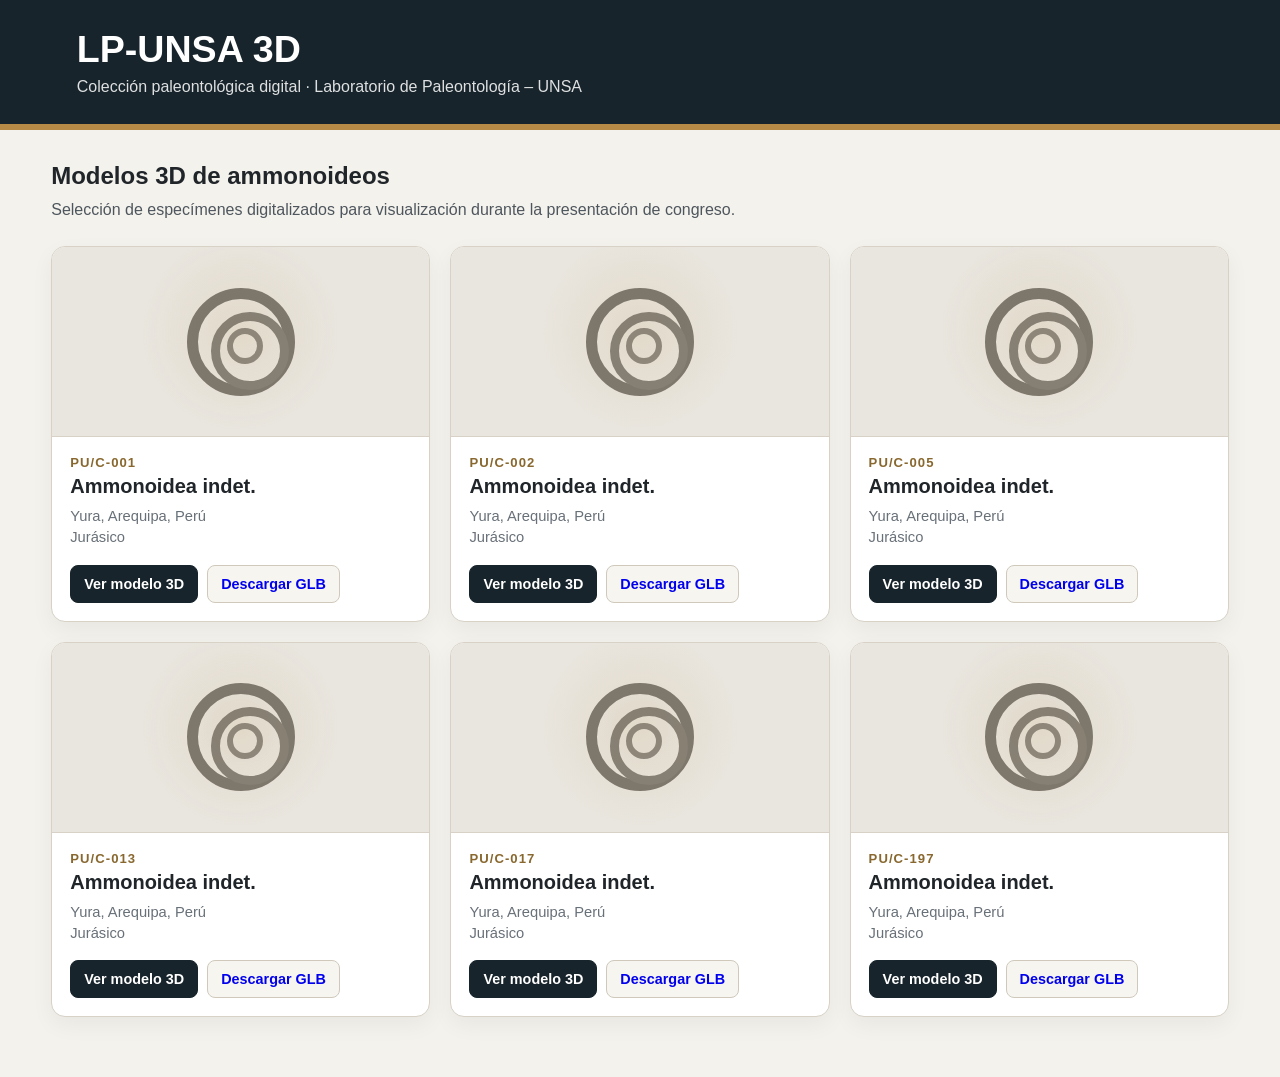
<file: index.html>
<!doctype html><html lang="es"><head><meta charset="utf-8"><meta name="viewport" content="width=device-width,initial-scale=1"><title>LP-UNSA 3D</title><link rel="stylesheet" href="styles.css"></head><body>
<header class="cabecera"><h1 class="marca">LP-UNSA 3D</h1><p class="sub">Colección paleontológica digital · Laboratorio de Paleontología – UNSA</p></header>
<main><section class="intro"><h2>Modelos 3D de ammonoideos</h2><p>Selección de especímenes digitalizados para visualización durante la presentación de congreso.</p></section><section id="galeria" class="grid"></section></main>
<script type="module">import{catalogo}from'./catalogo.js';const g=document.getElementById('galeria');catalogo.forEach(i=>{const a=document.createElement('article');a.className='card';a.innerHTML=`<div class="card-visual"><div class="ammonite-icon"></div></div><div class="card-body"><p class="codigo">${i.codigo}</p><h3>${i.identificacion}</h3><p class="meta">${i.localidad}<br>${i.edad}</p><div class="acciones"><a class="btn primary" href="visor.html?id=${encodeURIComponent(i.id)}">Ver modelo 3D</a>${i.descarga?`<a class="btn" href="${i.modelo}" download>Descargar GLB</a>`:''}</div></div>`;g.appendChild(a)});</script>
</body></html>
</file>
<file: styles.css>
:root{--bg:#f4f2ed;--paper:#fff;--ink:#20252a;--muted:#687078;--line:#d7d1c6;--accent:#b78a45;--dark:#17242b;--viewer:#e9e6df}
*{box-sizing:border-box}body{margin:0;font-family:Arial,Helvetica,sans-serif;background:var(--bg);color:var(--ink)}
.cabecera{padding:28px 6vw;background:var(--dark);color:#fff;border-bottom:6px solid var(--accent)}
.marca{margin:0;font-size:2.35rem}.sub{margin:7px 0 0;opacity:.86}
main{width:min(1180px,92vw);margin:32px auto 60px}.intro{margin-bottom:24px}.intro h2{margin:0 0 8px}.intro p{margin:0;color:#4e565d;line-height:1.5}
.grid{display:grid;grid-template-columns:repeat(3,minmax(0,1fr));gap:20px}
.card{background:var(--paper);border:1px solid var(--line);border-radius:14px;overflow:hidden;box-shadow:0 8px 22px rgba(0,0,0,.05)}
.card-visual{min-height:190px;display:grid;place-items:center;background:radial-gradient(circle at 50% 45%,rgba(183,138,69,.14),transparent 46%),var(--viewer);border-bottom:1px solid var(--line)}
.ammonite-icon{width:108px;height:108px;border-radius:50%;border:11px solid #6d665b;position:relative;opacity:.86}
.ammonite-icon:before{content:"";position:absolute;width:60px;height:60px;border-radius:50%;border:9px solid #777064;top:13px;left:13px}
.ammonite-icon:after{content:"";position:absolute;width:24px;height:24px;border-radius:50%;border:6px solid #81796c;top:29px;left:29px}
.card-body{padding:18px}.codigo{font-size:.82rem;font-weight:700;letter-spacing:.08em;color:#89682f;margin:0 0 5px}.card h3{margin:0 0 8px;font-size:1.25rem}.meta{margin:0;color:var(--muted);font-size:.92rem;line-height:1.45}
.acciones{display:flex;gap:9px;margin-top:16px;flex-wrap:wrap}.btn{text-decoration:none;display:inline-flex;align-items:center;justify-content:center;border:1px solid #cfc8bb;border-radius:8px;padding:10px 13px;background:#f7f5f0;font-weight:700;font-size:.9rem}.btn.primary{background:var(--dark);color:#fff;border-color:var(--dark)}
.volver{display:inline-block;margin-bottom:18px;color:#48515a;text-decoration:none;font-weight:700}
.ficha{display:grid;grid-template-columns:minmax(0,1.55fr) minmax(290px,.75fr);gap:24px}
.visor-card,.datos{background:var(--paper);border:1px solid var(--line);border-radius:14px;overflow:hidden;box-shadow:0 8px 24px rgba(0,0,0,.06)}
#visor3d{width:100%;height:650px;background:var(--viewer);position:relative}
#estado,#ayuda{position:absolute;z-index:2;background:rgba(255,255,255,.92);color:#4c5359;border-radius:8px;font-size:.8rem}
#estado{left:16px;bottom:16px;padding:8px 11px;pointer-events:none}#ayuda{right:16px;top:16px;padding:10px 12px;line-height:1.5;box-shadow:0 4px 14px rgba(0,0,0,.08)}
.datos{padding:28px}.datos h2{margin-top:0;font-size:1.7rem}dl{margin:24px 0}dl div{padding:12px 0;border-bottom:1px solid #ece8df}dt{font-size:.77rem;text-transform:uppercase;letter-spacing:.06em;color:var(--muted)}dd{margin:4px 0 0}
.nota{padding:14px;background:#f8f3e8;border-left:4px solid var(--accent);font-size:.9rem;line-height:1.4;margin:18px 0}.controles{display:grid;gap:8px}button.btn{cursor:pointer;width:100%}
@media(max-width:900px){.grid{grid-template-columns:repeat(2,minmax(0,1fr))}}@media(max-width:760px){.grid{grid-template-columns:1fr}.ficha{grid-template-columns:1fr}#visor3d{height:500px}#ayuda{display:none}}
</file>
